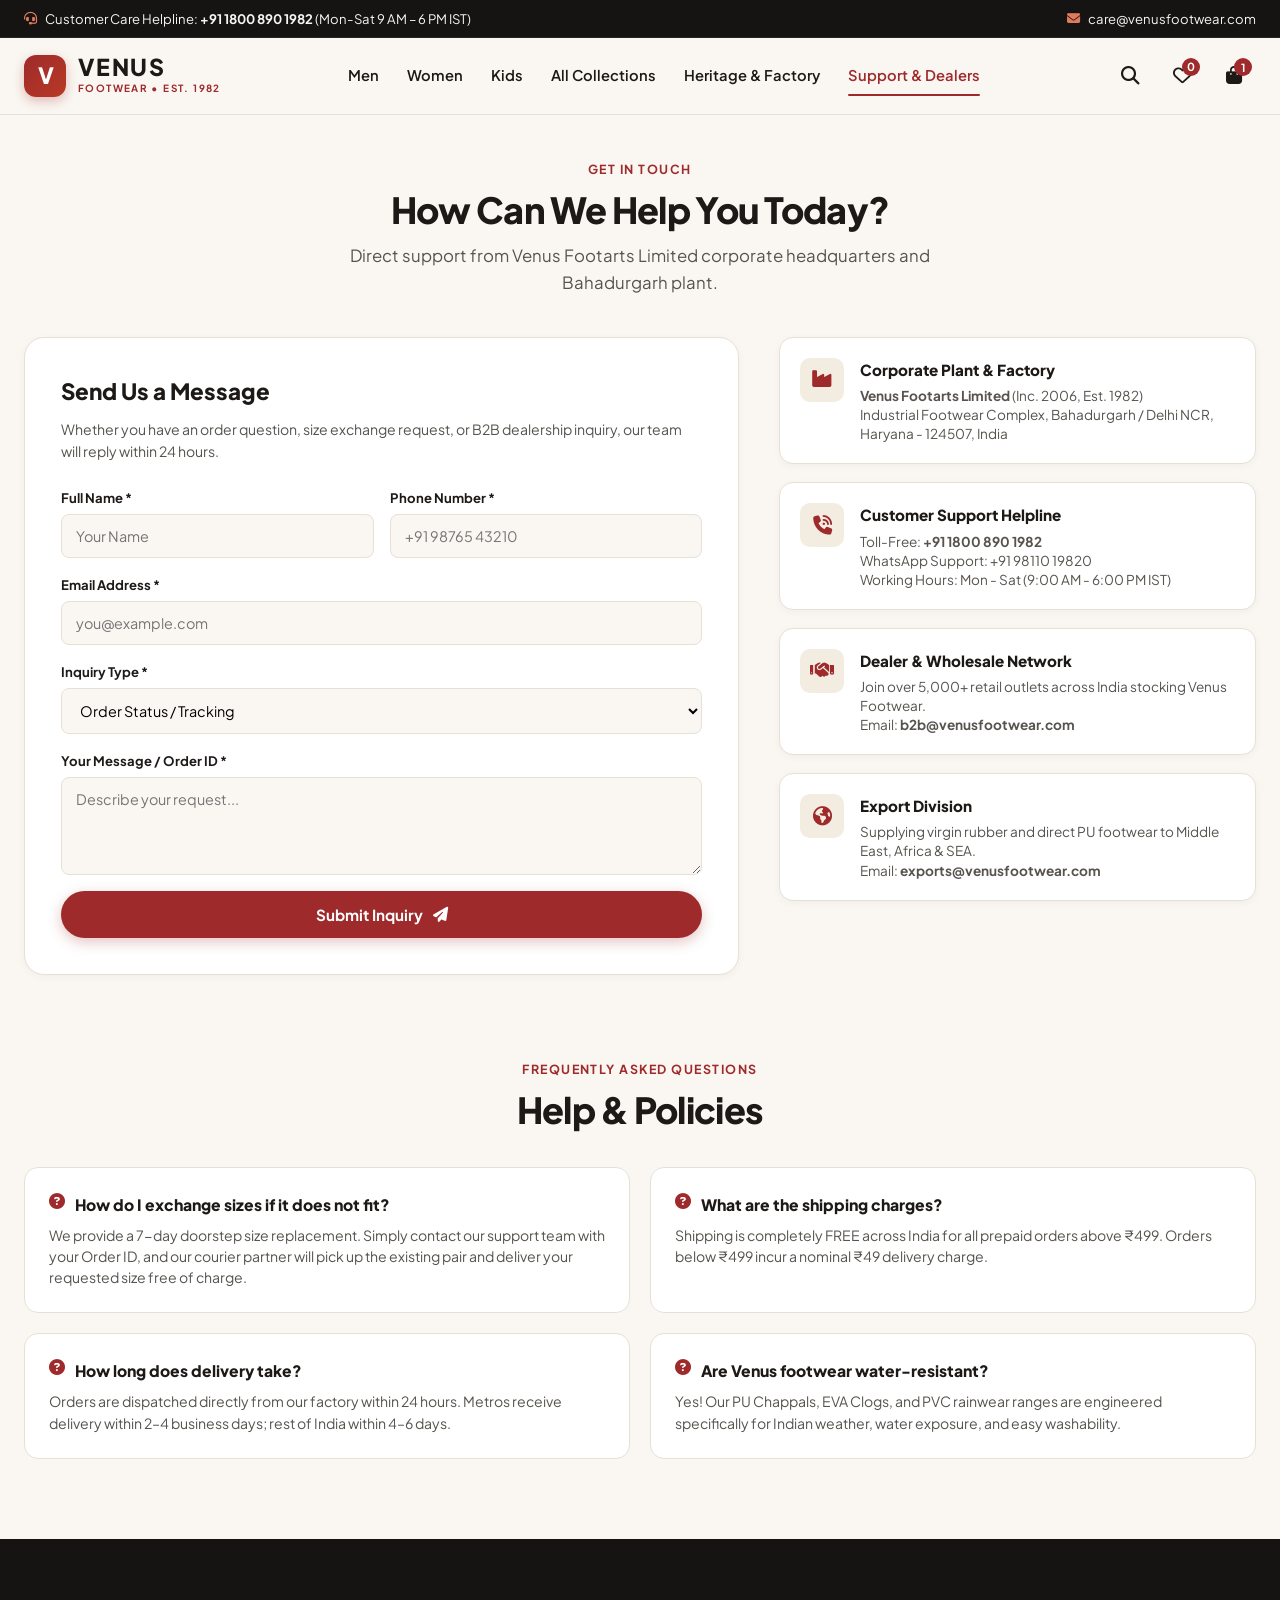
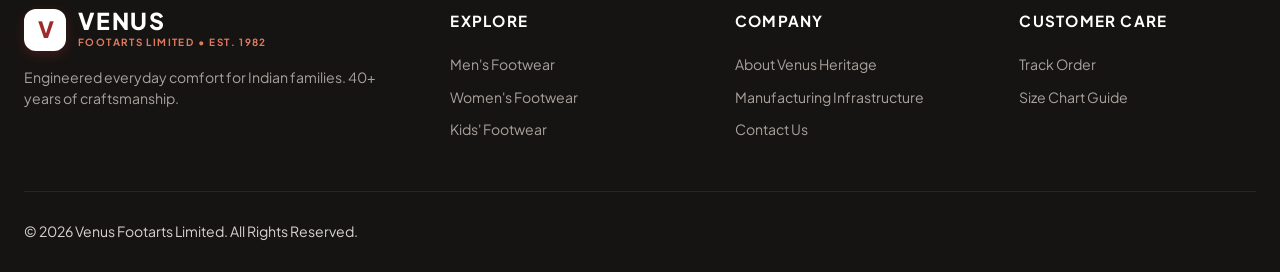
<file: contact.html>
<!DOCTYPE html>
<html lang="en">
<head>
  <meta charset="UTF-8">
  <meta name="viewport" content="width=device-width, initial-scale=1.0">
  <title>Contact Us & Dealership Inquiry | Venus Footwear</title>
  <meta name="description" content="Reach Venus Footarts Limited for customer support, order inquiries, warranty assistance, or becoming an authorized footwear distributor.">
  <link rel="preconnect" href="https://fonts.googleapis.com">
  <link rel="preconnect" href="https://fonts.gstatic.com" crossorigin>
  <link href="https://fonts.googleapis.com/css2?family=Plus+Jakarta+Sans:wght@400;500;600;700;800&family=Playfair+Display:ital,wght@0,600;0,700;1,600&display=swap" rel="stylesheet">
  <link rel="stylesheet" href="https://cdnjs.cloudflare.com/ajax/libs/font-awesome/6.4.0/css/all.min.css">
  <link rel="stylesheet" href="styles.css">
</head>
<body>

  <!-- Top Announcement Strip -->
  <aside class="promo-strip">
    <div class="container promo-inner">
      <div class="promo-item">
        <i class="fa-solid fa-headset"></i>
        <span>Customer Care Helpline: <strong>+91 1800 890 1982</strong> (Mon-Sat 9 AM – 6 PM IST)</span>
      </div>
      <div class="promo-item hide-mobile">
        <i class="fa-solid fa-envelope"></i>
        <span>care@venusfootwear.com</span>
      </div>
    </div>
  </aside>

  <!-- Sticky Main Header -->
  <header class="site-header" id="siteHeader">
    <div class="container header-inner">
      <button class="mobile-nav-toggle" id="mobileNavBtn" aria-label="Toggle navigation">
        <i class="fa-solid fa-bars-staggered"></i>
      </button>

      <a href="index.html" class="brand-logo">
        <span class="logo-mark">V</span>
        <div class="logo-text-group">
          <span class="brand-name">VENUS</span>
          <span class="brand-sub">FOOTWEAR • EST. 1982</span>
        </div>
      </a>

      <nav class="main-nav" id="mainNav">
        <div class="mobile-nav-header">
          <span class="brand-name">VENUS</span>
          <button class="close-nav-btn" id="closeNavBtn">&times;</button>
        </div>
        <ul class="nav-list">
          <li class="nav-item"><a href="shop.html?gender=Men" class="nav-link">Men</a></li>
          <li class="nav-item"><a href="shop.html?gender=Women" class="nav-link">Women</a></li>
          <li class="nav-item"><a href="shop.html?gender=Kids" class="nav-link">Kids</a></li>
          <li class="nav-item"><a href="shop.html" class="nav-link">All Collections</a></li>
          <li class="nav-item"><a href="about.html" class="nav-link">Heritage & Factory</a></li>
          <li class="nav-item"><a href="contact.html" class="nav-link active">Support & Dealers</a></li>
        </ul>
      </nav>

      <div class="header-actions">
        <button class="icon-btn search-trigger" id="searchTriggerBtn" aria-label="Search">
          <i class="fa-solid fa-magnifying-glass"></i>
        </button>
        <a href="shop.html?view=wishlist" class="icon-btn" id="wishlistTriggerBtn" aria-label="Wishlist">
          <i class="fa-regular fa-heart"></i>
          <span class="badge" id="wishlistCount">0</span>
        </a>
        <button class="icon-btn cart-trigger" id="cartTriggerBtn" aria-label="Cart">
          <i class="fa-solid fa-bag-shopping"></i>
          <span class="badge" id="cartCount">0</span>
        </button>
      </div>
    </div>
  </header>

  <main class="page-main">
    <section class="section" style="padding-top: 40px;">
      <div class="container">
        
        <div class="section-head text-center">
          <span class="sub-label">GET IN TOUCH</span>
          <h1 class="section-title">How Can We Help You Today?</h1>
          <p class="section-sub">Direct support from Venus Footarts Limited corporate headquarters and Bahadurgarh plant.</p>
        </div>

        <div class="contact-grid-layout">
          
          <!-- Left: Contact Form -->
          <div class="contact-form-card">
            <h3>Send Us a Message</h3>
            <p style="font-size: 0.88rem; color: var(--color-text-muted); margin-bottom: 24px;">Whether you have an order question, size exchange request, or B2B dealership inquiry, our team will reply within 24 hours.</p>
            
            <form id="contactForm" onsubmit="handleContactSubmit(event)">
              <div class="form-grid">
                <div class="form-group">
                  <label>Full Name *</label>
                  <input type="text" placeholder="Your Name" required>
                </div>
                <div class="form-group">
                  <label>Phone Number *</label>
                  <input type="tel" placeholder="+91 98765 43210" required>
                </div>
                <div class="form-group full-width">
                  <label>Email Address *</label>
                  <input type="email" placeholder="you@example.com" required>
                </div>
                <div class="form-group full-width">
                  <label>Inquiry Type *</label>
                  <select>
                    <option>Order Status / Tracking</option>
                    <option>Size Exchange / Replacement</option>
                    <option>Become an Authorized Dealer / Wholesaler</option>
                    <option>Institutional School Shoe Bulk Supply</option>
                    <option>International Export Inquiry</option>
                    <option>General Feedback</option>
                  </select>
                </div>
                <div class="form-group full-width">
                  <label>Your Message / Order ID *</label>
                  <textarea rows="4" placeholder="Describe your request..." required></textarea>
                </div>
              </div>
              <button type="submit" class="btn btn-primary" style="margin-top: 16px; width: 100%;">
                <span>Submit Inquiry</span>
                <i class="fa-solid fa-paper-plane"></i>
              </button>
            </form>
          </div>

          <!-- Right: Info Cards & Factory Address -->
          <div class="contact-info-col">
            
            <div class="info-card">
              <div class="info-icon"><i class="fa-solid fa-industry"></i></div>
              <div class="info-details">
                <h4>Corporate Plant & Factory</h4>
                <p><strong>Venus Footarts Limited</strong> (Inc. 2006, Est. 1982)</p>
                <p>Industrial Footwear Complex, Bahadurgarh / Delhi NCR, Haryana - 124507, India</p>
              </div>
            </div>

            <div class="info-card">
              <div class="info-icon"><i class="fa-solid fa-phone-volume"></i></div>
              <div class="info-details">
                <h4>Customer Support Helpline</h4>
                <p>Toll-Free: <strong>+91 1800 890 1982</strong></p>
                <p>WhatsApp Support: +91 98110 19820</p>
                <p>Working Hours: Mon - Sat (9:00 AM - 6:00 PM IST)</p>
              </div>
            </div>

            <div class="info-card">
              <div class="info-icon"><i class="fa-solid fa-handshake"></i></div>
              <div class="info-details">
                <h4 id="dealers">Dealer & Wholesale Network</h4>
                <p>Join over 5,000+ retail outlets across India stocking Venus Footwear.</p>
                <p>Email: <strong>b2b@venusfootwear.com</strong></p>
              </div>
            </div>

            <div class="info-card">
              <div class="info-icon"><i class="fa-solid fa-earth-americas"></i></div>
              <div class="info-details">
                <h4>Export Division</h4>
                <p>Supplying virgin rubber and direct PU footwear to Middle East, Africa & SEA.</p>
                <p>Email: <strong>exports@venusfootwear.com</strong></p>
              </div>
            </div>

          </div>

        </div>

        <!-- FAQs Section -->
        <div class="faq-section" style="margin-top: 80px;">
          <div class="section-head text-center">
            <span class="sub-label">FREQUENTLY ASKED QUESTIONS</span>
            <h2 class="section-title">Help & Policies</h2>
          </div>

          <div class="faq-accordion-grid">
            <div class="faq-item">
              <h4><i class="fa-solid fa-circle-question"></i> How do I exchange sizes if it does not fit?</h4>
              <p>We provide a 7-day doorstep size replacement. Simply contact our support team with your Order ID, and our courier partner will pick up the existing pair and deliver your requested size free of charge.</p>
            </div>
            <div class="faq-item">
              <h4><i class="fa-solid fa-circle-question"></i> What are the shipping charges?</h4>
              <p>Shipping is completely FREE across India for all prepaid orders above ₹499. Orders below ₹499 incur a nominal ₹49 delivery charge.</p>
            </div>
            <div class="faq-item">
              <h4><i class="fa-solid fa-circle-question"></i> How long does delivery take?</h4>
              <p>Orders are dispatched directly from our factory within 24 hours. Metros receive delivery within 2–4 business days; rest of India within 4–6 days.</p>
            </div>
            <div class="faq-item">
              <h4><i class="fa-solid fa-circle-question"></i> Are Venus footwear water-resistant?</h4>
              <p>Yes! Our PU Chappals, EVA Clogs, and PVC rainwear ranges are engineered specifically for Indian weather, water exposure, and easy washability.</p>
            </div>
          </div>
        </div>

      </div>
    </section>
  </main>

  <!-- Footer -->
  <footer class="site-footer">
    <div class="container">
      <div class="footer-top-grid">
        <div class="footer-col brand-col">
          <a href="index.html" class="brand-logo footer-logo">
            <span class="logo-mark">V</span>
            <div class="logo-text-group">
              <span class="brand-name">VENUS</span>
              <span class="brand-sub">FOOTARTS LIMITED • EST. 1982</span>
            </div>
          </a>
          <p class="footer-tagline">Engineered everyday comfort for Indian families. 40+ years of craftsmanship.</p>
        </div>
        <div class="footer-col">
          <h4>Explore</h4>
          <ul class="footer-links">
            <li><a href="shop.html?gender=Men">Men's Footwear</a></li>
            <li><a href="shop.html?gender=Women">Women's Footwear</a></li>
            <li><a href="shop.html?gender=Kids">Kids' Footwear</a></li>
          </ul>
        </div>
        <div class="footer-col">
          <h4>Company</h4>
          <ul class="footer-links">
            <li><a href="about.html">About Venus Heritage</a></li>
            <li><a href="about.html#manufacturing">Manufacturing Infrastructure</a></li>
            <li><a href="contact.html">Contact Us</a></li>
          </ul>
        </div>
        <div class="footer-col">
          <h4>Customer Care</h4>
          <ul class="footer-links">
            <li><a href="contact.html">Track Order</a></li>
            <li><a href="contact.html">Size Chart Guide</a></li>
          </ul>
        </div>
      </div>
      <div class="footer-bottom">
        <p>&copy; 2026 Venus Footarts Limited. All Rights Reserved.</p>
      </div>
    </div>
  </footer>

  <script src="app.js"></script>
  <script>
    function handleContactSubmit(e) {
      e.preventDefault();
      showToast('Thank you! Your message has been received. Our team will contact you shortly.');
      e.target.reset();
    }
  </script>
</body>
</html>
</file>
<file: styles.css>
/* ==========================================================================
   VENUS FOOTWEAR — COMPLETE MASTER STYLESHEET (ALL PAGES & SECTIONS)
   Est. 1982 | Modern Indian D2C Design System (Inspired by Frido)
   ========================================================================== */

:root {
  /* Colors */
  --color-bg: #FAF7F2;
  --color-bg-alt: #F3ECE1;
  --color-bg-card: #FFFFFF;
  --color-bg-elevated: #FFFDF9;
  
  --color-primary: #9E2A2B;
  --color-primary-hover: #7E1F20;
  --color-primary-light: #FBF0EF;
  --color-accent: #B83A24;
  --color-accent-light: #E07A5F;

  --color-text-main: #1C1917;
  --color-text-muted: #57534E;
  --color-text-light: #78716C;
  --color-border: #E7E0D5;
  --color-border-subtle: #F0EAE1;

  --color-success: #2D6A4F;
  --color-success-bg: #E8F5EE;
  --color-gold: #D97706;
  --color-dark: #161412;

  /* Typography */
  --font-sans: 'Plus Jakarta Sans', -apple-system, BlinkMacSystemFont, 'Segoe UI', Roboto, sans-serif;
  --font-display: 'Playfair Display', Georgia, serif;

  /* Shadows */
  --shadow-sm: 0 2px 8px rgba(28, 25, 23, 0.04);
  --shadow-md: 0 6px 20px rgba(28, 25, 23, 0.07);
  --shadow-lg: 0 16px 36px rgba(28, 25, 23, 0.10);
  --shadow-hover: 0 20px 40px rgba(158, 42, 43, 0.12);

  /* Radii */
  --radius-sm: 8px;
  --radius-md: 14px;
  --radius-lg: 20px;
  --radius-xl: 28px;
  --radius-full: 9999px;

  /* Transitions */
  --transition-fast: 0.2s cubic-bezier(0.16, 1, 0.3, 1);
  --transition-smooth: 0.35s cubic-bezier(0.16, 1, 0.3, 1);
}

/* ==========================================================================
   1. Reset & Global Base
   ========================================================================== */
*, *::before, *::after {
  box-sizing: border-box;
  margin: 0;
  padding: 0;
}

html {
  scroll-behavior: smooth;
  font-size: 16px;
}

body {
  font-family: var(--font-sans);
  background-color: var(--color-bg);
  color: var(--color-text-main);
  line-height: 1.6;
  -webkit-font-smoothing: antialiased;
  -moz-osx-font-smoothing: grayscale;
  overflow-x: hidden;
}

img {
  max-width: 100%;
  height: auto;
  display: block;
}

a {
  color: inherit;
  text-decoration: none;
  transition: color var(--transition-fast);
}

button {
  cursor: pointer;
  border: none;
  outline: none;
  background: none;
  font-family: inherit;
}

/* Containers & Common Utilities */
.container {
  width: 100%;
  max-width: 1280px;
  margin: 0 auto;
  padding: 0 24px;
}

.page-main {
  min-height: 70vh;
}

.section {
  padding: 80px 0;
}

.text-center {
  text-align: center;
}

.flex-between {
  display: flex;
  align-items: flex-end;
  justify-content: space-between;
  gap: 20px;
}

.sub-label {
  display: inline-block;
  font-size: 0.78rem;
  font-weight: 700;
  letter-spacing: 0.12em;
  text-transform: uppercase;
  color: var(--color-primary);
  margin-bottom: 8px;
}

.section-title {
  font-size: 2.25rem;
  font-weight: 800;
  letter-spacing: -0.02em;
  color: var(--color-text-main);
  line-height: 1.2;
}

.section-sub {
  font-size: 1.05rem;
  color: var(--color-text-muted);
  max-width: 620px;
  margin: 12px auto 0;
}

.section-sub-aside {
  font-size: 0.95rem;
  color: var(--color-text-muted);
  max-width: 400px;
  text-align: right;
}

.breadcrumbs {
  display: flex;
  align-items: center;
  gap: 8px;
  font-size: 0.85rem;
  color: var(--color-text-light);
}

.breadcrumbs a:hover {
  color: var(--color-primary);
}

/* Buttons */
.btn {
  display: inline-flex;
  align-items: center;
  justify-content: center;
  gap: 10px;
  padding: 14px 28px;
  border-radius: var(--radius-full);
  font-size: 0.95rem;
  font-weight: 700;
  text-decoration: none;
  transition: all var(--transition-smooth);
  white-space: nowrap;
}

.btn-primary {
  background-color: var(--color-primary);
  color: #FFFFFF;
  box-shadow: 0 4px 14px rgba(158, 42, 43, 0.28);
}

.btn-primary:hover {
  background-color: var(--color-primary-hover);
  transform: translateY(-2px);
  box-shadow: 0 6px 20px rgba(158, 42, 43, 0.38);
}

.btn-secondary {
  background-color: #FFFFFF;
  color: var(--color-text-main);
  border: 1px solid var(--color-border);
  box-shadow: var(--shadow-sm);
}

.btn-secondary:hover {
  border-color: var(--color-text-main);
  transform: translateY(-2px);
}

.btn-dark {
  background-color: var(--color-dark);
  color: #FFFFFF;
}

.btn-white {
  background-color: #FFFFFF;
  color: var(--color-primary);
}

.icon-btn {
  position: relative;
  width: 44px;
  height: 44px;
  border-radius: var(--radius-full);
  display: flex;
  align-items: center;
  justify-content: center;
  font-size: 1.15rem;
  color: var(--color-text-main);
  background-color: transparent;
  transition: all var(--transition-fast);
}

.icon-btn:hover {
  background-color: var(--color-bg-alt);
  color: var(--color-primary);
}

.icon-btn .badge {
  position: absolute;
  top: 4px;
  right: 4px;
  background-color: var(--color-primary);
  color: #FFFFFF;
  font-size: 0.7rem;
  font-weight: 700;
  width: 18px;
  height: 18px;
  border-radius: 50%;
  display: flex;
  align-items: center;
  justify-content: center;
}

/* ==========================================================================
   2. Promo Strip & Header Navigation
   ========================================================================== */
.promo-strip {
  background-color: var(--color-dark);
  color: #F5F5F4;
  font-size: 0.82rem;
  padding: 8px 0;
  border-bottom: 1px solid rgba(255, 255, 255, 0.08);
}

.promo-inner {
  display: flex;
  align-items: center;
  justify-content: space-between;
}

.promo-item {
  display: flex;
  align-items: center;
  gap: 8px;
}

.promo-item i {
  color: var(--color-accent-light);
}

.site-header {
  position: sticky;
  top: 0;
  z-index: 900;
  background-color: rgba(250, 247, 242, 0.94);
  backdrop-filter: blur(14px);
  -webkit-backdrop-filter: blur(14px);
  border-bottom: 1px solid var(--color-border);
  transition: all var(--transition-smooth);
}

.header-inner {
  display: flex;
  align-items: center;
  justify-content: space-between;
  height: 76px;
}

.brand-logo {
  display: flex;
  align-items: center;
  gap: 12px;
}

.logo-mark {
  width: 42px;
  height: 42px;
  background: linear-gradient(135deg, var(--color-primary), var(--color-accent));
  color: #FFFFFF;
  border-radius: 12px;
  display: flex;
  align-items: center;
  justify-content: center;
  font-weight: 900;
  font-size: 1.4rem;
  letter-spacing: -0.05em;
  box-shadow: 0 4px 12px rgba(158, 42, 43, 0.3);
}

.logo-text-group {
  display: flex;
  flex-direction: column;
}

.brand-name {
  font-size: 1.45rem;
  font-weight: 900;
  letter-spacing: 0.06em;
  color: var(--color-text-main);
  line-height: 1;
}

.brand-sub {
  font-size: 0.62rem;
  font-weight: 700;
  letter-spacing: 0.14em;
  color: var(--color-primary);
  margin-top: 3px;
}

.main-nav {
  display: flex;
}

.nav-list {
  display: flex;
  list-style: none;
  gap: 28px;
  align-items: center;
}

.nav-link {
  font-size: 0.92rem;
  font-weight: 600;
  color: var(--color-text-main);
  padding: 8px 0;
  position: relative;
  display: flex;
  align-items: center;
  gap: 5px;
}

.nav-link:hover, .nav-link.active {
  color: var(--color-primary);
}

.nav-link.active::after {
  content: '';
  position: absolute;
  bottom: 0;
  left: 0;
  right: 0;
  height: 2px;
  background-color: var(--color-primary);
  border-radius: 2px;
}

.nav-chevron {
  font-size: 0.65rem;
  transition: transform var(--transition-fast);
}

.nav-item.has-dropdown {
  position: relative;
}

.nav-item.has-dropdown:hover .nav-chevron {
  transform: rotate(180deg);
}

/* Mega Dropdown */
.mega-dropdown {
  position: absolute;
  top: 100%;
  left: -20px;
  width: 580px;
  background-color: var(--color-bg-card);
  border: 1px solid var(--color-border);
  border-radius: var(--radius-lg);
  box-shadow: var(--shadow-lg);
  padding: 24px;
  opacity: 0;
  visibility: hidden;
  transform: translateY(10px);
  transition: all var(--transition-smooth);
  pointer-events: none;
  z-index: 1000;
}

.nav-item.has-dropdown:hover .mega-dropdown {
  opacity: 1;
  visibility: visible;
  transform: translateY(0);
  pointer-events: auto;
}

.dropdown-grid {
  display: grid;
  grid-template-columns: 1fr 1fr 1.2fr;
  gap: 20px;
}

.dropdown-col h4 {
  font-size: 0.82rem;
  text-transform: uppercase;
  letter-spacing: 0.08em;
  color: var(--color-primary);
  margin-bottom: 12px;
  font-weight: 700;
}

.dropdown-col a {
  display: block;
  font-size: 0.88rem;
  color: var(--color-text-muted);
  padding: 6px 0;
}

.dropdown-col a:hover {
  color: var(--color-primary);
  transform: translateX(4px);
}

.dropdown-featured {
  background-color: var(--color-bg-alt);
  padding: 16px;
  border-radius: var(--radius-md);
  display: flex;
  flex-direction: column;
  justify-content: center;
}

.dropdown-featured .tag {
  background-color: var(--color-primary);
  color: #FFF;
  font-size: 0.65rem;
  font-weight: 700;
  padding: 3px 8px;
  border-radius: var(--radius-full);
  align-self: flex-start;
  margin-bottom: 8px;
}

.dropdown-featured h5 {
  font-size: 0.95rem;
  font-weight: 700;
  margin-bottom: 4px;
}

.dropdown-featured p {
  font-size: 0.85rem;
  color: var(--color-text-muted);
  margin-bottom: 10px;
}

.text-link {
  font-size: 0.85rem;
  font-weight: 700;
  color: var(--color-primary);
}

.mobile-nav-toggle, .mobile-nav-header, .close-nav-btn {
  display: none;
}

.header-actions {
  display: flex;
  align-items: center;
  gap: 8px;
}

/* ==========================================================================
   3. Hero Showcase
   ========================================================================== */
.hero-section {
  padding: 40px 0 60px;
}

.hero-grid {
  display: grid;
  grid-template-columns: 1.15fr 0.85fr;
  gap: 48px;
  align-items: center;
  background-color: #F2ECE0;
  border-radius: var(--radius-xl);
  padding: 60px;
  box-shadow: var(--shadow-sm);
}

.hero-badge {
  display: inline-flex;
  align-items: center;
  gap: 8px;
  background-color: #FFFFFF;
  padding: 6px 16px;
  border-radius: var(--radius-full);
  font-size: 0.78rem;
  font-weight: 800;
  letter-spacing: 0.08em;
  color: var(--color-primary);
  box-shadow: var(--shadow-sm);
  margin-bottom: 20px;
}

.badge-dot {
  width: 8px;
  height: 8px;
  border-radius: 50%;
  background-color: var(--color-primary);
  animation: pulseDot 2s infinite;
}

@keyframes pulseDot {
  0%, 100% { transform: scale(0.9); opacity: 0.7; }
  50% { transform: scale(1.3); opacity: 1; }
}

.hero-title {
  font-size: 3.2rem;
  font-weight: 800;
  letter-spacing: -0.03em;
  line-height: 1.12;
  color: var(--color-text-main);
  margin-bottom: 20px;
}

.hero-title em {
  font-family: var(--font-display);
  font-style: italic;
  font-weight: 600;
  color: var(--color-primary);
}

.hero-desc {
  font-size: 1.1rem;
  color: var(--color-text-muted);
  line-height: 1.6;
  margin-bottom: 32px;
  max-width: 540px;
}

.hero-ctas {
  display: flex;
  align-items: center;
  gap: 16px;
  margin-bottom: 36px;
}

.hero-social-proof {
  display: flex;
  align-items: center;
  gap: 16px;
  padding-top: 24px;
  border-top: 1px solid rgba(28, 25, 23, 0.08);
}

.avatar-stack {
  display: flex;
  align-items: center;
}

.avatar-stack img, .avatar-stack .avatar-more {
  width: 36px;
  height: 36px;
  border-radius: 50%;
  border: 2px solid #FFFFFF;
  margin-left: -8px;
  object-fit: cover;
}

.avatar-stack img:first-child {
  margin-left: 0;
}

.avatar-more {
  background-color: var(--color-dark);
  color: #FFF;
  font-size: 0.7rem;
  font-weight: 700;
  display: flex;
  align-items: center;
  justify-content: center;
}

.proof-text strong {
  font-size: 0.95rem;
  color: var(--color-text-main);
  display: block;
}

.proof-text span {
  font-size: 0.82rem;
  color: var(--color-text-muted);
}

.visual-card {
  position: relative;
  border-radius: var(--radius-lg);
}

.hero-main-img {
  width: 100%;
  height: 440px;
  object-fit: cover;
  border-radius: var(--radius-lg);
  box-shadow: var(--shadow-lg);
}

.floating-pill {
  position: absolute;
  background-color: rgba(255, 255, 255, 0.95);
  backdrop-filter: blur(10px);
  padding: 12px 18px;
  border-radius: var(--radius-md);
  box-shadow: var(--shadow-md);
  display: flex;
  align-items: center;
  gap: 12px;
  z-index: 10;
}

.pill-top { top: 24px; right: -20px; }
.pill-bottom { bottom: 24px; left: -20px; }

.floating-pill i {
  font-size: 1.2rem;
  color: var(--color-primary);
  background-color: var(--color-primary-light);
  width: 36px;
  height: 36px;
  border-radius: 50%;
  display: flex;
  align-items: center;
  justify-content: center;
}

/* ==========================================================================
   4. Trust Badges Strip
   ========================================================================== */
.trust-strip-section {
  padding: 24px 0;
  border-top: 1px solid var(--color-border);
  border-bottom: 1px solid var(--color-border);
  background-color: #FFFFFF;
}

.trust-grid {
  display: grid;
  grid-template-columns: repeat(4, 1fr);
  gap: 24px;
}

.trust-card {
  display: flex;
  align-items: center;
  gap: 14px;
  padding: 10px;
}

.trust-icon-box {
  width: 48px;
  height: 48px;
  border-radius: 12px;
  background-color: var(--color-bg-alt);
  color: var(--color-primary);
  display: flex;
  align-items: center;
  justify-content: center;
  font-size: 1.25rem;
  flex-shrink: 0;
}

.trust-info h3 {
  font-size: 0.95rem;
  font-weight: 700;
  color: var(--color-text-main);
  line-height: 1.3;
}

.trust-info p {
  font-size: 0.8rem;
  color: var(--color-text-muted);
  line-height: 1.3;
}

/* ==========================================================================
   5. Category Grid & Material Scroll Rail
   ========================================================================== */
.gender-cards-grid {
  display: grid;
  grid-template-columns: repeat(3, 1fr);
  gap: 30px;
  margin-top: 48px;
}

.category-card {
  background-color: var(--color-bg-card);
  border-radius: var(--radius-lg);
  overflow: hidden;
  border: 1px solid var(--color-border);
  box-shadow: var(--shadow-sm);
  transition: all var(--transition-smooth);
  display: flex;
  flex-direction: column;
}

.category-card:hover {
  transform: translateY(-8px);
  box-shadow: var(--shadow-hover);
  border-color: var(--color-primary);
}

.cat-image-wrap {
  position: relative;
  height: 280px;
  overflow: hidden;
  background-color: var(--color-bg-alt);
}

.cat-image-wrap img {
  width: 100%;
  height: 100%;
  object-fit: cover;
  transition: transform 0.6s cubic-bezier(0.16, 1, 0.3, 1);
}

.category-card:hover .cat-image-wrap img {
  transform: scale(1.08);
}

.cat-badge {
  position: absolute;
  top: 16px;
  left: 16px;
  background-color: rgba(28, 25, 23, 0.85);
  backdrop-filter: blur(8px);
  color: #FFFFFF;
  font-size: 0.72rem;
  font-weight: 700;
  padding: 4px 12px;
  border-radius: var(--radius-full);
}

.cat-body {
  padding: 24px;
  display: flex;
  flex-direction: column;
  flex-grow: 1;
}

.cat-title-row {
  display: flex;
  align-items: baseline;
  justify-content: space-between;
  margin-bottom: 8px;
}

.cat-title-row h3 {
  font-size: 1.35rem;
  font-weight: 800;
  color: var(--color-text-main);
}

.price-start {
  font-size: 0.9rem;
  font-weight: 700;
  color: var(--color-primary);
  background-color: var(--color-primary-light);
  padding: 3px 8px;
  border-radius: var(--radius-sm);
}

.cat-body p {
  font-size: 0.88rem;
  color: var(--color-text-muted);
  margin-bottom: 20px;
  line-height: 1.5;
}

.cat-action {
  margin-top: auto;
  padding-top: 12px;
  border-top: 1px solid var(--color-border-subtle);
}

.btn-text {
  font-size: 0.9rem;
  font-weight: 700;
  color: var(--color-primary);
  display: inline-flex;
  align-items: center;
  gap: 8px;
}

.material-scroll-container {
  display: flex;
  gap: 14px;
  overflow-x: auto;
  padding: 20px 0 10px;
}

.material-chip {
  flex-shrink: 0;
  display: inline-flex;
  align-items: center;
  gap: 10px;
  background-color: var(--color-bg-card);
  border: 1px solid var(--color-border);
  padding: 12px 22px;
  border-radius: var(--radius-full);
  font-size: 0.92rem;
  font-weight: 600;
  color: var(--color-text-main);
  cursor: pointer;
  transition: all var(--transition-fast);
  box-shadow: var(--shadow-sm);
}

.material-chip i {
  color: var(--color-primary);
}

.material-chip:hover {
  border-color: var(--color-primary);
  color: var(--color-primary);
}

.material-chip.active {
  background-color: var(--color-primary);
  color: #FFFFFF;
  border-color: var(--color-primary);
}

.material-chip.active i {
  color: #FFFFFF;
}

/* ==========================================================================
   6. Bestsellers & Product Grid
   ========================================================================== */
.product-grid {
  display: grid;
  grid-template-columns: repeat(4, 1fr);
  gap: 24px;
  margin-top: 40px;
}

.product-card {
  background-color: var(--color-bg-card);
  border-radius: var(--radius-md);
  border: 1px solid var(--color-border);
  overflow: hidden;
  box-shadow: var(--shadow-sm);
  transition: all var(--transition-smooth);
  display: flex;
  flex-direction: column;
  position: relative;
}

.product-card:hover {
  transform: translateY(-6px);
  box-shadow: var(--shadow-hover);
  border-color: var(--color-primary);
}

.prod-img-box {
  position: relative;
  height: 240px;
  background-color: #F8F5F0;
  overflow: hidden;
}

.prod-img-box img {
  width: 100%;
  height: 100%;
  object-fit: cover;
  transition: transform 0.5s ease;
}

.product-card:hover .prod-img-box img {
  transform: scale(1.06);
}

.prod-tag-discount {
  position: absolute;
  top: 12px;
  left: 12px;
  background-color: var(--color-primary);
  color: #FFFFFF;
  font-size: 0.72rem;
  font-weight: 800;
  padding: 4px 8px;
  border-radius: var(--radius-sm);
}

.wishlist-btn-card {
  position: absolute;
  top: 12px;
  right: 12px;
  width: 34px;
  height: 34px;
  border-radius: 50%;
  background-color: rgba(255, 255, 255, 0.9);
  backdrop-filter: blur(4px);
  display: flex;
  align-items: center;
  justify-content: center;
  font-size: 0.9rem;
  color: var(--color-text-muted);
  box-shadow: var(--shadow-sm);
  transition: all var(--transition-fast);
}

.wishlist-btn-card:hover, .wishlist-btn-card.active {
  color: var(--color-primary);
  background-color: #FFFFFF;
  transform: scale(1.1);
}

.prod-details {
  padding: 18px;
  display: flex;
  flex-direction: column;
  flex-grow: 1;
}

.prod-category-label {
  font-size: 0.72rem;
  font-weight: 700;
  text-transform: uppercase;
  letter-spacing: 0.06em;
  color: var(--color-text-light);
  margin-bottom: 4px;
}

.prod-title {
  font-size: 1rem;
  font-weight: 700;
  color: var(--color-text-main);
  line-height: 1.3;
  margin-bottom: 8px;
  height: 2.6em;
  overflow: hidden;
  display: -webkit-box;
  -webkit-line-clamp: 2;
  -webkit-box-orient: vertical;
}

.prod-rating {
  display: flex;
  align-items: center;
  gap: 6px;
  margin-bottom: 12px;
}

.prod-rating .stars {
  color: var(--color-gold);
  font-size: 0.8rem;
}

.prod-rating span {
  font-size: 0.75rem;
  color: var(--color-text-light);
  font-weight: 600;
}

.prod-price-row {
  display: flex;
  align-items: baseline;
  gap: 8px;
  margin-top: auto;
  margin-bottom: 14px;
}

.current-price {
  font-size: 1.25rem;
  font-weight: 800;
  color: var(--color-text-main);
}

.original-price {
  font-size: 0.9rem;
  color: var(--color-text-light);
  text-decoration: line-through;
}

.save-percent {
  font-size: 0.75rem;
  font-weight: 700;
  color: var(--color-success);
}

.prod-actions {
  display: grid;
  grid-template-columns: 1fr auto;
  gap: 8px;
}

.btn-select-options {
  background-color: var(--color-bg-alt);
  color: var(--color-text-main);
  border: 1px solid var(--color-border);
  padding: 10px;
  border-radius: var(--radius-sm);
  font-size: 0.82rem;
  font-weight: 700;
  text-align: center;
  transition: all var(--transition-fast);
}

.btn-select-options:hover {
  background-color: var(--color-primary);
  color: #FFFFFF;
  border-color: var(--color-primary);
}

.btn-quick-view {
  width: 38px;
  height: 38px;
  background-color: var(--color-bg-alt);
  border: 1px solid var(--color-border);
  border-radius: var(--radius-sm);
  color: var(--color-text-main);
  display: flex;
  align-items: center;
  justify-content: center;
  font-size: 0.9rem;
}

.btn-quick-view:hover {
  background-color: var(--color-dark);
  color: #FFF;
}

/* ==========================================================================
   7. Shop by Occasion / Use-Case (Frido Style)
   ========================================================================== */
.occasions-grid {
  display: grid;
  grid-template-columns: repeat(4, 1fr);
  gap: 24px;
  margin-top: 48px;
}

.occasion-card {
  position: relative;
  height: 380px;
  border-radius: var(--radius-lg);
  overflow: hidden;
  cursor: pointer;
  box-shadow: var(--shadow-sm);
  transition: all var(--transition-smooth);
  display: block;
}

.occasion-card:hover {
  transform: translateY(-6px);
  box-shadow: var(--shadow-hover);
}

.occ-img-wrap {
  width: 100%;
  height: 100%;
  position: relative;
}

.occ-img-wrap img {
  width: 100%;
  height: 100%;
  object-fit: cover;
  transition: transform 0.6s ease;
}

.occasion-card:hover .occ-img-wrap img {
  transform: scale(1.08);
}

.occ-overlay {
  position: absolute;
  inset: 0;
  background: linear-gradient(to top, rgba(18, 16, 14, 0.92) 0%, rgba(18, 16, 14, 0.4) 50%, rgba(18, 16, 14, 0.1) 100%);
}

.occ-content {
  position: absolute;
  bottom: 0;
  left: 0;
  right: 0;
  padding: 24px;
  color: #FFFFFF;
  z-index: 2;
}

.occ-tag {
  display: inline-block;
  background-color: var(--color-primary);
  color: #FFF;
  font-size: 0.68rem;
  font-weight: 800;
  text-transform: uppercase;
  letter-spacing: 0.08em;
  padding: 3px 10px;
  border-radius: var(--radius-full);
  margin-bottom: 8px;
}

.occ-content h3 {
  font-size: 1.2rem;
  font-weight: 800;
  line-height: 1.25;
  margin-bottom: 6px;
  color: #FFFFFF;
}

.occ-content p {
  font-size: 0.82rem;
  color: #D6D3D1;
  line-height: 1.4;
  margin-bottom: 12px;
}

.occ-link {
  font-size: 0.82rem;
  font-weight: 700;
  color: var(--color-accent-light);
  display: inline-flex;
  align-items: center;
  gap: 6px;
}

/* ==========================================================================
   8. Split Offer Banners
   ========================================================================== */
.offer-banner-grid {
  display: grid;
  grid-template-columns: 1fr 1fr;
  gap: 28px;
}

.offer-banner-card {
  border-radius: var(--radius-xl);
  padding: 40px;
  display: grid;
  grid-template-columns: 1.2fr 0.8fr;
  align-items: center;
  gap: 20px;
  box-shadow: var(--shadow-sm);
  position: relative;
  overflow: hidden;
}

.banner-warm {
  background-color: #EFE6D8;
  color: var(--color-text-main);
}

.banner-terracotta {
  background: linear-gradient(135deg, #9E2A2B, #B83A24);
  color: #FFFFFF;
}

.promo-pill {
  display: inline-block;
  background-color: rgba(28, 25, 23, 0.1);
  font-size: 0.72rem;
  font-weight: 800;
  letter-spacing: 0.1em;
  padding: 4px 12px;
  border-radius: var(--radius-full);
  margin-bottom: 12px;
}

.banner-terracotta .promo-pill {
  background-color: rgba(255, 255, 255, 0.2);
}

.banner-text h3 {
  font-size: 1.65rem;
  font-weight: 800;
  line-height: 1.2;
  margin-bottom: 8px;
}

.banner-text p {
  font-size: 0.9rem;
  opacity: 0.85;
  margin-bottom: 16px;
}

.banner-offer {
  font-size: 1.05rem;
  margin-bottom: 24px;
}

.banner-img img {
  width: 100%;
  height: 200px;
  object-fit: cover;
  border-radius: var(--radius-lg);
  box-shadow: var(--shadow-md);
}

/* ==========================================================================
   9. Heritage & Factory Section
   ========================================================================== */
.heritage-section {
  background-color: #FFFFFF;
  border-top: 1px solid var(--color-border);
  border-bottom: 1px solid var(--color-border);
}

.heritage-grid {
  display: grid;
  grid-template-columns: 1fr 1.15fr;
  gap: 56px;
  align-items: center;
}

.heritage-gallery {
  position: relative;
}

.factory-img-box {
  border-radius: var(--radius-xl);
  overflow: hidden;
  box-shadow: var(--shadow-lg);
  position: relative;
}

.factory-img-box img {
  width: 100%;
  height: 460px;
  object-fit: cover;
}

.factory-tag {
  position: absolute;
  bottom: 20px;
  left: 20px;
  background-color: rgba(18, 16, 14, 0.85);
  backdrop-filter: blur(8px);
  color: #FFF;
  padding: 8px 16px;
  border-radius: var(--radius-full);
  font-size: 0.82rem;
  font-weight: 700;
  display: flex;
  align-items: center;
  gap: 8px;
}

.stats-card-floating {
  position: absolute;
  top: -20px;
  right: -20px;
  background-color: var(--color-primary);
  color: #FFFFFF;
  padding: 24px;
  border-radius: var(--radius-lg);
  box-shadow: var(--shadow-hover);
  text-align: center;
  max-width: 180px;
}

.stat-num {
  font-size: 2.8rem;
  font-weight: 900;
  line-height: 1;
}

.stat-label {
  font-size: 0.78rem;
  font-weight: 600;
  line-height: 1.3;
  margin-top: 6px;
}

.heritage-lead {
  font-size: 1.15rem;
  font-weight: 600;
  color: var(--color-text-main);
  margin-top: 16px;
  margin-bottom: 16px;
}

.heritage-p {
  font-size: 0.95rem;
  color: var(--color-text-muted);
  margin-bottom: 28px;
}

.heritage-features-list {
  display: flex;
  flex-direction: column;
  gap: 16px;
  margin-bottom: 32px;
}

.h-feature {
  display: flex;
  gap: 14px;
}

.h-icon {
  width: 28px;
  height: 28px;
  border-radius: 50%;
  background-color: var(--color-success-bg);
  color: var(--color-success);
  display: flex;
  align-items: center;
  justify-content: center;
  font-size: 0.85rem;
  flex-shrink: 0;
  margin-top: 2px;
}

.h-feature h4 {
  font-size: 0.95rem;
  font-weight: 700;
  color: var(--color-text-main);
}

.h-feature p {
  font-size: 0.82rem;
  color: var(--color-text-muted);
}

/* ==========================================================================
   10. Marketplace Presence
   ========================================================================== */
.marketplace-box {
  background-color: var(--color-bg-alt);
  border-radius: var(--radius-xl);
  padding: 40px;
  display: grid;
  grid-template-columns: 1fr 1fr;
  gap: 32px;
  align-items: center;
  border: 1px solid var(--color-border);
}

.marketplace-text h3 {
  font-size: 1.45rem;
  font-weight: 800;
  margin-bottom: 8px;
}

.marketplace-text p {
  font-size: 0.9rem;
  color: var(--color-text-muted);
}

.marketplace-logos {
  display: grid;
  grid-template-columns: 1fr 1fr;
  gap: 14px;
}

.m-badge {
  background-color: #FFFFFF;
  padding: 14px 18px;
  border-radius: var(--radius-md);
  border: 1px solid var(--color-border);
  display: flex;
  align-items: center;
  gap: 10px;
  font-size: 0.9rem;
  font-weight: 700;
  color: var(--color-text-main);
  box-shadow: var(--shadow-sm);
}

.m-badge i {
  color: var(--color-primary);
  font-size: 1.2rem;
}

/* ==========================================================================
   11. Customer Reviews & Ratings
   ========================================================================== */
.stars-aggregate {
  display: inline-flex;
  align-items: center;
  gap: 10px;
  background-color: #FFFFFF;
  padding: 8px 18px;
  border-radius: var(--radius-full);
  margin-top: 12px;
  box-shadow: var(--shadow-sm);
  border: 1px solid var(--color-border);
}

.stars-aggregate .stars {
  color: var(--color-gold);
}

.reviews-grid {
  display: grid;
  grid-template-columns: repeat(3, 1fr);
  gap: 24px;
  margin-top: 48px;
}

.review-card {
  background-color: #FFFFFF;
  padding: 30px;
  border-radius: var(--radius-lg);
  border: 1px solid var(--color-border);
  box-shadow: var(--shadow-sm);
  display: flex;
  flex-direction: column;
}

.review-stars {
  color: var(--color-gold);
  font-size: 0.85rem;
  margin-bottom: 14px;
}

.review-body {
  font-size: 0.92rem;
  color: var(--color-text-muted);
  line-height: 1.6;
  font-style: italic;
  margin-bottom: 24px;
  flex-grow: 1;
}

.reviewer-info {
  display: flex;
  align-items: center;
  gap: 12px;
  padding-top: 14px;
  border-top: 1px solid var(--color-border-subtle);
}

.reviewer-avatar {
  width: 40px;
  height: 40px;
  border-radius: 50%;
  background-color: var(--color-primary-light);
  color: var(--color-primary);
  font-weight: 800;
  display: flex;
  align-items: center;
  justify-content: center;
  font-size: 0.85rem;
}

.reviewer-info strong {
  display: block;
  font-size: 0.9rem;
  color: var(--color-text-main);
}

.reviewer-info span {
  font-size: 0.75rem;
  color: var(--color-text-light);
}

/* ==========================================================================
   12. Newsletter Section
   ========================================================================== */
.newsletter-card {
  background-color: var(--color-dark);
  color: #FFFFFF;
  padding: 56px;
  border-radius: var(--radius-xl);
  display: grid;
  grid-template-columns: 1.1fr 0.9fr;
  gap: 40px;
  align-items: center;
}

.news-content h2 {
  font-size: 2rem;
  font-weight: 800;
  margin-bottom: 10px;
}

.news-content p {
  font-size: 0.95rem;
  color: #A8A29E;
}

.input-with-button {
  display: flex;
  background-color: #FFFFFF;
  border-radius: var(--radius-full);
  padding: 6px;
  box-shadow: 0 4px 20px rgba(0, 0, 0, 0.3);
}

.input-with-button input {
  flex: 1;
  border: none;
  outline: none;
  padding: 10px 20px;
  font-family: inherit;
  font-size: 0.92rem;
  border-radius: var(--radius-full);
  background: transparent;
}

/* ==========================================================================
   13. Footer
   ========================================================================== */
.site-footer {
  background-color: #161412;
  color: #D6D3D1;
  padding: 70px 0 30px;
  font-size: 0.88rem;
}

.footer-top-grid {
  display: grid;
  grid-template-columns: 1.6fr 1fr 1fr 1fr;
  gap: 48px;
  margin-bottom: 50px;
}

.footer-logo .logo-mark {
  background: #FFFFFF;
  color: var(--color-primary);
}

.footer-logo .brand-name {
  color: #FFFFFF;
}

.footer-logo .brand-sub {
  color: var(--color-accent-light);
}

.footer-tagline {
  font-size: 0.88rem;
  color: #A8A29E;
  margin: 16px 0 20px;
  line-height: 1.5;
}

.company-reg-info {
  display: flex;
  flex-direction: column;
  gap: 8px;
  font-size: 0.8rem;
  color: #A8A29E;
  margin-bottom: 20px;
}

.company-reg-info i {
  color: var(--color-accent-light);
  width: 18px;
}

.footer-socials {
  display: flex;
  gap: 12px;
}

.footer-socials a {
  width: 36px;
  height: 36px;
  border-radius: 50%;
  background-color: rgba(255, 255, 255, 0.08);
  display: flex;
  align-items: center;
  justify-content: center;
  color: #FFF;
  transition: all var(--transition-fast);
}

.footer-socials a:hover {
  background-color: var(--color-primary);
}

.footer-col h4 {
  color: #FFFFFF;
  font-size: 0.95rem;
  font-weight: 700;
  text-transform: uppercase;
  letter-spacing: 0.08em;
  margin-bottom: 20px;
}

.footer-links {
  list-style: none;
  display: flex;
  flex-direction: column;
  gap: 10px;
}

.footer-links a {
  color: #A8A29E;
  font-size: 0.88rem;
}

.footer-links a:hover {
  color: #FFFFFF;
  padding-left: 4px;
}

.footer-bottom {
  border-top: 1px solid rgba(255, 255, 255, 0.08);
  padding-top: 28px;
}

.footer-bottom-inner {
  display: flex;
  align-items: center;
  justify-content: space-between;
  font-size: 0.8rem;
  color: #78716C;
  flex-wrap: wrap;
  gap: 16px;
}

.payment-methods {
  display: flex;
  align-items: center;
  gap: 14px;
}

.pay-icons {
  display: flex;
  gap: 8px;
}

.pay-tag {
  background-color: rgba(255, 255, 255, 0.08);
  color: #E7E5E4;
  padding: 3px 8px;
  border-radius: 4px;
  font-size: 0.72rem;
  font-weight: 700;
}

/* ==========================================================================
   14. Shop / Collection Page
   ========================================================================== */
.collection-hero-bar {
  background-color: #F1EAE0;
  padding: 30px 0;
  border-bottom: 1px solid var(--color-border);
}

.collection-title-row {
  display: flex;
  align-items: flex-end;
  justify-content: space-between;
  margin-top: 14px;
  gap: 20px;
}

.collection-page-title {
  font-size: 2rem;
  font-weight: 800;
  color: var(--color-text-main);
}

.collection-page-desc {
  font-size: 0.92rem;
  color: var(--color-text-muted);
  margin-top: 4px;
}

.collection-count-badge {
  background-color: #FFFFFF;
  padding: 6px 14px;
  border-radius: var(--radius-full);
  font-size: 0.85rem;
  font-weight: 700;
  color: var(--color-primary);
  box-shadow: var(--shadow-sm);
  white-space: nowrap;
}

.shop-layout-grid {
  display: grid;
  grid-template-columns: 280px 1fr;
  gap: 36px;
  align-items: start;
}

.filter-sidebar {
  background-color: #FFFFFF;
  border: 1px solid var(--color-border);
  border-radius: var(--radius-lg);
  padding: 24px;
  box-shadow: var(--shadow-sm);
  position: sticky;
  top: 96px;
}

.filter-header {
  display: flex;
  align-items: center;
  justify-content: space-between;
  padding-bottom: 14px;
  border-bottom: 1px solid var(--color-border-subtle);
  margin-bottom: 20px;
}

.filter-header h3 {
  font-size: 1.05rem;
  font-weight: 800;
  display: flex;
  align-items: center;
  gap: 8px;
}

.clear-filters-btn {
  font-size: 0.78rem;
  font-weight: 700;
  color: var(--color-primary);
  text-decoration: underline;
}

.filter-group {
  margin-bottom: 24px;
  padding-bottom: 16px;
  border-bottom: 1px solid var(--color-border-subtle);
}

.filter-group:last-child {
  border-bottom: none;
  margin-bottom: 0;
  padding-bottom: 0;
}

.filter-group h4 {
  font-size: 0.85rem;
  font-weight: 800;
  text-transform: uppercase;
  letter-spacing: 0.06em;
  color: var(--color-text-main);
  margin-bottom: 12px;
}

.filter-options {
  display: flex;
  flex-direction: column;
  gap: 10px;
}

.custom-checkbox {
  display: flex;
  align-items: center;
  gap: 10px;
  font-size: 0.88rem;
  color: var(--color-text-muted);
  cursor: pointer;
}

.custom-checkbox input {
  accent-color: var(--color-primary);
  width: 16px;
  height: 16px;
}

.price-slider-wrap input[type="range"] {
  width: 100%;
  accent-color: var(--color-primary);
}

.price-range-labels {
  display: flex;
  justify-content: space-between;
  font-size: 0.8rem;
  color: var(--color-text-muted);
  margin-top: 6px;
}

.size-filter-grid {
  display: grid;
  grid-template-columns: repeat(4, 1fr);
  gap: 8px;
}

.size-filter-btn {
  padding: 8px;
  border: 1px solid var(--color-border);
  border-radius: var(--radius-sm);
  background-color: var(--color-bg-alt);
  font-size: 0.82rem;
  font-weight: 700;
  text-align: center;
}

.size-filter-btn:hover {
  border-color: var(--color-primary);
}

.size-filter-btn.selected {
  background-color: var(--color-primary);
  color: #FFFFFF;
  border-color: var(--color-primary);
}

.shop-controls-bar {
  display: flex;
  align-items: center;
  justify-content: space-between;
  background-color: #FFFFFF;
  padding: 14px 20px;
  border-radius: var(--radius-md);
  border: 1px solid var(--color-border);
  margin-bottom: 24px;
}

.sort-wrap {
  display: flex;
  align-items: center;
  gap: 10px;
  font-size: 0.88rem;
}

.sort-wrap select {
  padding: 6px 12px;
  border-radius: var(--radius-sm);
  border: 1px solid var(--color-border);
  font-family: inherit;
  font-size: 0.85rem;
  background-color: var(--color-bg-alt);
  outline: none;
}

.shop-product-grid {
  margin-top: 0;
  grid-template-columns: repeat(3, 1fr);
}

/* ==========================================================================
   15. Dedicated PDP (Product Detail Page)
   ========================================================================== */
.pdp-container {
  padding-bottom: 80px;
}

.pdp-layout-grid {
  display: grid;
  grid-template-columns: 1fr 1fr;
  gap: 48px;
  margin-bottom: 60px;
}

.pdp-main-image-wrap {
  height: 480px;
  background-color: #FFFFFF;
  border-radius: var(--radius-lg);
  border: 1px solid var(--color-border);
  overflow: hidden;
  position: relative;
}

.pdp-main-image-wrap img {
  width: 100%;
  height: 100%;
  object-fit: cover;
}

.pdp-floating-tag {
  position: absolute;
  top: 16px;
  left: 16px;
  background-color: var(--color-primary);
  color: #FFF;
  font-size: 0.75rem;
  font-weight: 800;
  padding: 4px 12px;
  border-radius: var(--radius-full);
}

.pdp-thumbnails-rail {
  display: flex;
  gap: 12px;
  margin-top: 16px;
}

.pdp-thumb-btn {
  width: 80px;
  height: 80px;
  border-radius: var(--radius-sm);
  border: 2px solid transparent;
  overflow: hidden;
  background-color: #FFF;
}

.pdp-thumb-btn img {
  width: 100%;
  height: 100%;
  object-fit: cover;
}

.pdp-thumb-btn.active {
  border-color: var(--color-primary);
}

.pdp-product-title {
  font-size: 2.2rem;
  font-weight: 800;
  color: var(--color-text-main);
  line-height: 1.2;
  margin: 6px 0 12px;
}

.pdp-rating-row {
  display: flex;
  align-items: center;
  gap: 8px;
  font-size: 0.88rem;
  margin-bottom: 18px;
}

.pdp-price-box {
  background-color: #FFFFFF;
  padding: 16px 20px;
  border-radius: var(--radius-md);
  border: 1px solid var(--color-border);
  margin-bottom: 20px;
}

.pdp-price-flex {
  display: flex;
  align-items: baseline;
  gap: 12px;
}

.pdp-curr-price {
  font-size: 1.8rem;
  font-weight: 900;
  color: var(--color-text-main);
}

.pdp-orig-price {
  font-size: 1.1rem;
  color: var(--color-text-light);
  text-decoration: line-through;
}

.pdp-save-badge {
  background-color: var(--color-success-bg);
  color: var(--color-success);
  font-weight: 800;
  font-size: 0.85rem;
  padding: 4px 10px;
  border-radius: 4px;
}

.tax-note {
  display: block;
  font-size: 0.78rem;
  color: var(--color-text-light);
  margin-top: 4px;
}

.pdp-short-desc {
  font-size: 0.95rem;
  color: var(--color-text-muted);
  line-height: 1.6;
  margin-bottom: 24px;
}

.pdp-size-picker {
  margin-bottom: 24px;
}

.size-picker-header {
  display: flex;
  justify-content: space-between;
  font-size: 0.9rem;
  margin-bottom: 10px;
}

.size-chart-link {
  color: var(--color-primary);
  font-weight: 700;
  font-size: 0.82rem;
}

.size-pills {
  display: flex;
  gap: 8px;
  flex-wrap: wrap;
}

.size-pill {
  width: 44px;
  height: 44px;
  border-radius: var(--radius-sm);
  border: 1px solid var(--color-border);
  background-color: #FFF;
  font-size: 0.88rem;
  font-weight: 700;
  display: flex;
  align-items: center;
  justify-content: center;
  transition: all var(--transition-fast);
}

.size-pill:hover {
  border-color: var(--color-primary);
}

.size-pill.selected {
  background-color: var(--color-primary);
  color: #FFF;
  border-color: var(--color-primary);
}

.fit-tip {
  display: block;
  font-size: 0.78rem;
  color: var(--color-text-muted);
  margin-top: 8px;
}

.pdp-action-buttons {
  display: grid;
  grid-template-columns: auto 1.2fr 1.2fr;
  gap: 12px;
  margin-bottom: 24px;
}

.pdp-qty-wrap {
  display: flex;
  align-items: center;
  border: 1px solid var(--color-border);
  border-radius: var(--radius-full);
  background: #FFF;
  padding: 4px 8px;
}

.pdp-qty-wrap button {
  width: 32px;
  height: 32px;
  font-size: 1.1rem;
  font-weight: 700;
}

.pdp-qty-wrap span {
  font-size: 0.95rem;
  font-weight: 700;
  padding: 0 10px;
}

.pdp-delivery-box {
  background-color: #FFFFFF;
  padding: 16px 20px;
  border-radius: var(--radius-md);
  border: 1px solid var(--color-border);
  margin-bottom: 24px;
}

.pincode-check-wrap {
  display: flex;
  align-items: center;
  gap: 10px;
}

.pincode-check-wrap input {
  flex: 1;
  border: 1px solid var(--color-border);
  border-radius: var(--radius-sm);
  padding: 8px 12px;
  font-size: 0.88rem;
  outline: none;
}

.pincode-check-wrap button {
  background-color: var(--color-dark);
  color: #FFF;
  padding: 8px 16px;
  border-radius: var(--radius-sm);
  font-size: 0.85rem;
  font-weight: 700;
}

.pincode-status {
  font-size: 0.8rem;
  color: var(--color-text-muted);
  margin-top: 8px;
}

.pdp-trust-features {
  display: grid;
  grid-template-columns: repeat(3, 1fr);
  gap: 12px;
  padding-top: 16px;
  border-top: 1px solid var(--color-border-subtle);
}

.pdp-trust-item {
  display: flex;
  align-items: center;
  gap: 10px;
}

.pdp-trust-item i {
  color: var(--color-primary);
  font-size: 1.1rem;
}

.pdp-trust-item strong {
  display: block;
  font-size: 0.82rem;
  line-height: 1.2;
}

.pdp-trust-item span {
  font-size: 0.72rem;
  color: var(--color-text-muted);
}

/* PDP Tabs */
.pdp-tabs-section {
  background-color: #FFFFFF;
  border-radius: var(--radius-xl);
  border: 1px solid var(--color-border);
  padding: 36px;
  box-shadow: var(--shadow-sm);
}

.pdp-tabs-header {
  display: flex;
  gap: 16px;
  border-bottom: 2px solid var(--color-border-subtle);
  padding-bottom: 12px;
  margin-bottom: 24px;
}

.pdp-tab-btn {
  font-size: 0.95rem;
  font-weight: 700;
  color: var(--color-text-muted);
  padding: 8px 16px;
  border-radius: var(--radius-full);
}

.pdp-tab-btn.active {
  background-color: var(--color-bg-alt);
  color: var(--color-primary);
}

.pdp-tab-panel {
  display: none;
}

.pdp-tab-panel.active {
  display: block;
}

.specs-table {
  display: grid;
  grid-template-columns: 1fr 1fr;
  gap: 14px;
}

.spec-row {
  display: flex;
  justify-content: space-between;
  padding: 10px 14px;
  background-color: var(--color-bg);
  border-radius: var(--radius-sm);
  font-size: 0.88rem;
}

.spec-key {
  font-weight: 700;
  color: var(--color-text-main);
}

.spec-val {
  color: var(--color-text-muted);
}

.benefits-grid {
  display: grid;
  grid-template-columns: repeat(3, 1fr);
  gap: 20px;
}

.benefit-card {
  background-color: var(--color-bg);
  padding: 24px;
  border-radius: var(--radius-md);
  text-align: center;
}

.benefit-card i {
  font-size: 1.8rem;
  color: var(--color-primary);
  margin-bottom: 12px;
}

.benefit-card h4 {
  font-size: 1rem;
  font-weight: 800;
  margin-bottom: 6px;
}

.benefit-card p {
  font-size: 0.85rem;
  color: var(--color-text-muted);
}

.mobile-sticky-buy-bar {
  display: none;
  position: fixed;
  bottom: 0;
  left: 0;
  right: 0;
  background-color: #FFFFFF;
  border-top: 1px solid var(--color-border);
  box-shadow: 0 -4px 16px rgba(0, 0, 0, 0.08);
  padding: 10px 18px;
  z-index: 1000;
  align-items: center;
  justify-content: space-between;
}

.mobile-buy-info strong {
  font-size: 1.2rem;
  color: var(--color-primary);
  display: block;
}

.mobile-buy-info span {
  font-size: 0.78rem;
  color: var(--color-text-muted);
}

/* ==========================================================================
   16. About Heritage & Timeline
   ========================================================================== */
.about-hero-section {
  padding: 60px 0 40px;
}

.about-hero-title {
  font-size: 3rem;
  font-weight: 900;
  line-height: 1.15;
  margin-bottom: 16px;
}

.about-hero-sub {
  font-size: 1.15rem;
  color: var(--color-text-muted);
  max-width: 760px;
  margin: 0 auto;
}

.about-stats-section {
  padding: 30px 0;
}

.stats-counter-grid {
  display: grid;
  grid-template-columns: repeat(4, 1fr);
  gap: 20px;
}

.stat-counter-card {
  background-color: #FFFFFF;
  border: 1px solid var(--color-border);
  border-radius: var(--radius-lg);
  padding: 30px;
  text-align: center;
  box-shadow: var(--shadow-sm);
}

.stat-counter-card strong {
  font-size: 2.5rem;
  font-weight: 900;
  color: var(--color-primary);
  display: block;
  line-height: 1;
  margin-bottom: 8px;
}

.stat-counter-card span {
  font-size: 0.85rem;
  color: var(--color-text-muted);
  font-weight: 600;
}

.timeline-container {
  max-width: 800px;
  margin: 50px auto 0;
  position: relative;
}

.timeline-container::before {
  content: '';
  position: absolute;
  top: 0;
  bottom: 0;
  left: 50px;
  width: 2px;
  background-color: var(--color-border);
}

.timeline-item {
  display: flex;
  gap: 30px;
  margin-bottom: 40px;
  position: relative;
}

.timeline-badge {
  width: 100px;
  height: 44px;
  background-color: var(--color-primary);
  color: #FFF;
  font-weight: 800;
  font-size: 1rem;
  display: flex;
  align-items: center;
  justify-content: center;
  border-radius: var(--radius-full);
  z-index: 2;
  box-shadow: 0 4px 10px rgba(158, 42, 43, 0.3);
  flex-shrink: 0;
}

.timeline-content {
  background-color: #FFFFFF;
  border: 1px solid var(--color-border);
  border-radius: var(--radius-md);
  padding: 24px;
  box-shadow: var(--shadow-sm);
  flex: 1;
}

.timeline-content h3 {
  font-size: 1.2rem;
  font-weight: 800;
  margin-bottom: 6px;
}

.timeline-content p {
  font-size: 0.9rem;
  color: var(--color-text-muted);
}

/* ==========================================================================
   17. Checkout Page
   ========================================================================== */
.checkout-header {
  background-color: #FFFFFF;
  border-bottom: 1px solid var(--color-border);
  padding: 16px 0;
}

.checkout-header-inner {
  display: flex;
  align-items: center;
  justify-content: space-between;
}

.checkout-security-badge {
  display: flex;
  align-items: center;
  gap: 8px;
  font-size: 0.82rem;
  font-weight: 700;
  color: var(--color-success);
}

.checkout-grid {
  display: grid;
  grid-template-columns: 1.25fr 0.75fr;
  gap: 36px;
}

.checkout-card {
  background-color: #FFFFFF;
  border: 1px solid var(--color-border);
  border-radius: var(--radius-lg);
  padding: 28px;
  margin-bottom: 24px;
  box-shadow: var(--shadow-sm);
}

.checkout-step-title {
  display: flex;
  align-items: center;
  gap: 12px;
  margin-bottom: 20px;
}

.step-num {
  width: 32px;
  height: 32px;
  background-color: var(--color-primary);
  color: #FFF;
  font-weight: 800;
  border-radius: 50%;
  display: flex;
  align-items: center;
  justify-content: center;
  font-size: 0.9rem;
}

.checkout-step-title h3 {
  font-size: 1.25rem;
  font-weight: 800;
}

.form-grid {
  display: grid;
  grid-template-columns: 1fr 1fr;
  gap: 16px;
}

.form-group {
  display: flex;
  flex-direction: column;
  gap: 6px;
}

.form-group.full-width {
  grid-column: 1 / -1;
}

.form-group label {
  font-size: 0.82rem;
  font-weight: 700;
  color: var(--color-text-main);
}

.form-group input, .form-group select, .form-group textarea {
  border: 1px solid var(--color-border);
  border-radius: var(--radius-sm);
  padding: 12px 14px;
  font-family: inherit;
  font-size: 0.9rem;
  background-color: var(--color-bg);
  outline: none;
}

.form-group input:focus, .form-group select:focus, .form-group textarea:focus {
  border-color: var(--color-primary);
  background-color: #FFF;
}

.payment-method-selector {
  display: flex;
  flex-direction: column;
  gap: 12px;
}

.pay-option {
  display: flex;
  align-items: flex-start;
  gap: 14px;
  padding: 16px;
  border: 1px solid var(--color-border);
  border-radius: var(--radius-md);
  cursor: pointer;
  background-color: var(--color-bg);
  transition: all var(--transition-fast);
}

.pay-option.active {
  border-color: var(--color-primary);
  background-color: #FFF;
  box-shadow: 0 4px 14px rgba(158, 42, 43, 0.08);
}

.pay-option input {
  margin-top: 4px;
  accent-color: var(--color-primary);
}

.pay-option-title {
  display: flex;
  align-items: center;
  gap: 8px;
  font-size: 0.95rem;
}

.pay-option-title i {
  color: var(--color-primary);
}

.pay-desc {
  display: block;
  font-size: 0.78rem;
  color: var(--color-text-muted);
  margin-top: 3px;
}

.btn-place-order {
  width: 100%;
  padding: 16px;
  font-size: 1.05rem;
}

.checkout-summary-card {
  background-color: #FFFFFF;
  border: 1px solid var(--color-border);
  border-radius: var(--radius-lg);
  padding: 28px;
  box-shadow: var(--shadow-sm);
  position: sticky;
  top: 96px;
}

.checkout-summary-card h3 {
  font-size: 1.2rem;
  font-weight: 800;
  margin-bottom: 20px;
  padding-bottom: 12px;
  border-bottom: 1px solid var(--color-border-subtle);
}

.summary-items-list {
  display: flex;
  flex-direction: column;
  gap: 14px;
  max-height: 280px;
  overflow-y: auto;
  padding-right: 6px;
}

.summary-item-row {
  display: flex;
  align-items: center;
  gap: 12px;
}

.summary-item-row img {
  width: 54px;
  height: 54px;
  border-radius: var(--radius-sm);
  object-fit: cover;
}

.summary-item-desc {
  flex: 1;
}

.summary-item-desc h5 {
  font-size: 0.85rem;
  font-weight: 700;
  line-height: 1.2;
}

.summary-item-desc span {
  font-size: 0.75rem;
  color: var(--color-text-light);
}

.checkout-guarantee-box {
  margin-top: 24px;
  padding-top: 18px;
  border-top: 1px solid var(--color-border-subtle);
  display: flex;
  flex-direction: column;
  gap: 8px;
}

.guarantee-line {
  display: flex;
  align-items: center;
  gap: 8px;
  font-size: 0.78rem;
  color: var(--color-text-muted);
}

.guarantee-line i {
  color: var(--color-primary);
}

/* ==========================================================================
   18. Contact & Support Page
   ========================================================================== */
.contact-grid-layout {
  display: grid;
  grid-template-columns: 1.2fr 0.8fr;
  gap: 40px;
  margin-top: 40px;
}

.contact-form-card {
  background-color: #FFFFFF;
  border: 1px solid var(--color-border);
  border-radius: var(--radius-lg);
  padding: 36px;
  box-shadow: var(--shadow-sm);
}

.contact-form-card h3 {
  font-size: 1.4rem;
  font-weight: 800;
  margin-bottom: 8px;
}

.contact-info-col {
  display: flex;
  flex-direction: column;
  gap: 18px;
}

.info-card {
  background-color: #FFFFFF;
  border: 1px solid var(--color-border);
  border-radius: var(--radius-md);
  padding: 20px;
  display: flex;
  gap: 16px;
  box-shadow: var(--shadow-sm);
}

.info-icon {
  width: 44px;
  height: 44px;
  border-radius: 10px;
  background-color: var(--color-bg-alt);
  color: var(--color-primary);
  display: flex;
  align-items: center;
  justify-content: center;
  font-size: 1.2rem;
  flex-shrink: 0;
}

.info-details h4 {
  font-size: 0.95rem;
  font-weight: 800;
  margin-bottom: 4px;
}

.info-details p {
  font-size: 0.85rem;
  color: var(--color-text-muted);
  line-height: 1.4;
}

.faq-accordion-grid {
  display: grid;
  grid-template-columns: 1fr 1fr;
  gap: 20px;
  margin-top: 36px;
}

.faq-item {
  background-color: #FFFFFF;
  border: 1px solid var(--color-border);
  border-radius: var(--radius-md);
  padding: 24px;
}

.faq-item h4 {
  font-size: 0.98rem;
  font-weight: 800;
  display: flex;
  align-items: flex-start;
  gap: 10px;
  margin-bottom: 8px;
  color: var(--color-text-main);
}

.faq-item h4 i {
  color: var(--color-primary);
  margin-top: 2px;
}

.faq-item p {
  font-size: 0.88rem;
  color: var(--color-text-muted);
  line-height: 1.5;
}

/* ==========================================================================
   19. Modals & Drawers (Cart, Search, Quick-View, Toast)
   ========================================================================== */
.cart-drawer-overlay {
  position: fixed;
  inset: 0;
  background-color: rgba(18, 16, 14, 0.6);
  backdrop-filter: blur(4px);
  z-index: 2100;
  opacity: 0;
  visibility: hidden;
  transition: all var(--transition-smooth);
}

.cart-drawer-overlay.active {
  opacity: 1;
  visibility: visible;
}

.cart-drawer {
  position: absolute;
  top: 0;
  right: 0;
  bottom: 0;
  width: 100%;
  max-width: 440px;
  background-color: #FFFFFF;
  box-shadow: var(--shadow-lg);
  display: flex;
  flex-direction: column;
  transform: translateX(100%);
  transition: transform var(--transition-smooth);
}

.cart-drawer-overlay.active .cart-drawer {
  transform: translateX(0);
}

.cart-header {
  display: flex;
  align-items: center;
  justify-content: space-between;
  padding: 20px 24px;
  border-bottom: 1px solid var(--color-border);
}

.cart-title-wrap {
  display: flex;
  align-items: center;
  gap: 10px;
  font-size: 1.1rem;
  font-weight: 800;
  color: var(--color-text-main);
}

.close-drawer-btn {
  width: 36px;
  height: 36px;
  border-radius: 50%;
  background-color: var(--color-bg-alt);
  font-size: 1.4rem;
  display: flex;
  align-items: center;
  justify-content: center;
}

.shipping-progress-box {
  background-color: #F8F5F0;
  padding: 14px 24px;
  border-bottom: 1px solid var(--color-border-subtle);
}

.shipping-msg {
  font-size: 0.8rem;
  margin-bottom: 6px;
  color: var(--color-text-muted);
}

.progress-track {
  height: 6px;
  background-color: var(--color-border);
  border-radius: var(--radius-full);
  overflow: hidden;
}

.progress-fill {
  height: 100%;
  background: linear-gradient(90deg, var(--color-primary), var(--color-success));
  border-radius: var(--radius-full);
  transition: width 0.4s ease;
}

.cart-items-body {
  flex: 1;
  overflow-y: auto;
  padding: 20px 24px;
  display: flex;
  flex-direction: column;
  gap: 16px;
}

.cart-empty-state {
  text-align: center;
  padding: 60px 20px;
  color: var(--color-text-muted);
}

.cart-empty-state i {
  font-size: 3rem;
  color: var(--color-border);
  margin-bottom: 16px;
}

.cart-item-row {
  display: grid;
  grid-template-columns: 72px 1fr auto;
  gap: 14px;
  align-items: center;
  padding-bottom: 16px;
  border-bottom: 1px solid var(--color-border-subtle);
}

.cart-item-img {
  width: 72px;
  height: 72px;
  border-radius: var(--radius-sm);
  object-fit: cover;
  background-color: #F8F5F0;
}

.cart-item-info h5 {
  font-size: 0.88rem;
  font-weight: 700;
  line-height: 1.2;
  margin-bottom: 3px;
}

.cart-item-info .item-meta {
  font-size: 0.75rem;
  color: var(--color-text-light);
  margin-bottom: 6px;
}

.cart-item-price {
  font-size: 0.95rem;
  font-weight: 800;
  color: var(--color-text-main);
}

.cart-qty-control {
  display: inline-flex;
  align-items: center;
  border: 1px solid var(--color-border);
  border-radius: var(--radius-sm);
  background-color: #FFF;
}

.cart-qty-control button {
  width: 24px;
  height: 24px;
  display: flex;
  align-items: center;
  justify-content: center;
  font-size: 0.85rem;
}

.cart-qty-control span {
  font-size: 0.8rem;
  font-weight: 700;
  padding: 0 6px;
}

.cart-item-remove {
  color: var(--color-text-light);
  font-size: 0.85rem;
  padding: 4px;
}

.cart-item-remove:hover {
  color: var(--color-primary);
}

.cart-footer {
  padding: 20px 24px;
  background-color: #FFFFFF;
  border-top: 1px solid var(--color-border);
  box-shadow: 0 -4px 16px rgba(0, 0, 0, 0.04);
}

.coupon-box {
  display: flex;
  gap: 8px;
  margin-bottom: 14px;
}

.coupon-box input {
  flex: 1;
  border: 1px solid var(--color-border);
  border-radius: var(--radius-sm);
  padding: 8px 12px;
  font-size: 0.82rem;
  text-transform: uppercase;
  outline: none;
}

.btn-coupon {
  background-color: var(--color-bg-alt);
  border: 1px solid var(--color-border);
  padding: 8px 14px;
  border-radius: var(--radius-sm);
  font-size: 0.8rem;
  font-weight: 700;
}

.cart-summary-breakdown {
  display: flex;
  flex-direction: column;
  gap: 6px;
  margin-bottom: 16px;
  font-size: 0.85rem;
}

.summary-line {
  display: flex;
  justify-content: space-between;
  color: var(--color-text-muted);
}

.discount-line {
  color: var(--color-success);
  font-weight: 700;
}

.total-line {
  font-size: 1.1rem;
  color: var(--color-text-main);
  padding-top: 8px;
  border-top: 1px solid var(--color-border);
}

.btn-checkout {
  width: 100%;
  padding: 14px;
}

/* Modals */
.modal-overlay {
  position: fixed;
  inset: 0;
  background-color: rgba(18, 16, 14, 0.65);
  backdrop-filter: blur(8px);
  z-index: 2000;
  display: flex;
  align-items: center;
  justify-content: center;
  padding: 20px;
  opacity: 0;
  visibility: hidden;
  transition: all var(--transition-smooth);
}

.modal-overlay.active {
  opacity: 1;
  visibility: visible;
}

.modal-card {
  background-color: #FFFFFF;
  width: 100%;
  max-width: 900px;
  border-radius: var(--radius-xl);
  box-shadow: var(--shadow-lg);
  position: relative;
  overflow: hidden;
  max-height: 90vh;
  overflow-y: auto;
}

.modal-close-btn {
  position: absolute;
  top: 18px;
  right: 18px;
  width: 38px;
  height: 38px;
  border-radius: 50%;
  background-color: var(--color-bg-alt);
  font-size: 1.5rem;
  display: flex;
  align-items: center;
  justify-content: center;
  z-index: 10;
}

/* Search Drawer */
.search-drawer {
  position: fixed;
  inset: 0;
  background-color: rgba(18, 16, 14, 0.7);
  backdrop-filter: blur(10px);
  z-index: 2200;
  opacity: 0;
  visibility: hidden;
  transition: all var(--transition-smooth);
  display: flex;
  justify-content: center;
  padding-top: 80px;
}

.search-drawer.active {
  opacity: 1;
  visibility: visible;
}

.search-drawer-inner {
  background-color: #FFFFFF;
  width: 100%;
  max-width: 680px;
  border-radius: var(--radius-xl);
  box-shadow: var(--shadow-lg);
  padding: 24px;
  height: fit-content;
  max-height: 80vh;
  display: flex;
  flex-direction: column;
}

.search-input-wrapper {
  display: flex;
  align-items: center;
  gap: 12px;
  border-bottom: 2px solid var(--color-border);
  padding-bottom: 12px;
}

.search-icon {
  font-size: 1.2rem;
  color: var(--color-primary);
}

.search-input-wrapper input {
  flex: 1;
  border: none;
  outline: none;
  font-size: 1.1rem;
  font-family: inherit;
}

.close-search-btn {
  font-size: 1.6rem;
  color: var(--color-text-light);
}

.search-quick-tags {
  display: flex;
  align-items: center;
  gap: 8px;
  flex-wrap: wrap;
  margin-top: 14px;
  font-size: 0.8rem;
  color: var(--color-text-muted);
}

.tag-pill {
  background-color: var(--color-bg-alt);
  border: 1px solid var(--color-border);
  padding: 4px 12px;
  border-radius: var(--radius-full);
  font-size: 0.78rem;
  font-weight: 600;
}

.search-results {
  margin-top: 20px;
  overflow-y: auto;
  max-height: 380px;
  display: flex;
  flex-direction: column;
  gap: 10px;
}

.search-result-item {
  display: flex;
  align-items: center;
  gap: 14px;
  padding: 10px;
  border-radius: var(--radius-md);
  cursor: pointer;
}

.search-result-item:hover {
  background-color: var(--color-bg-alt);
}

.search-result-item img {
  width: 48px;
  height: 48px;
  border-radius: var(--radius-sm);
  object-fit: cover;
}

.search-result-info h5 {
  font-size: 0.9rem;
  font-weight: 700;
}

.search-result-info span {
  font-size: 0.8rem;
  color: var(--color-primary);
  font-weight: 700;
}

/* Toast */
.toast-notification {
  position: fixed;
  bottom: 30px;
  right: 30px;
  background-color: var(--color-dark);
  color: #FFFFFF;
  padding: 14px 22px;
  border-radius: var(--radius-full);
  box-shadow: var(--shadow-lg);
  display: flex;
  align-items: center;
  gap: 10px;
  font-size: 0.9rem;
  font-weight: 600;
  z-index: 3000;
  transform: translateY(100px);
  opacity: 0;
  transition: all var(--transition-smooth);
}

.toast-notification.active {
  transform: translateY(0);
  opacity: 1;
}

.toast-icon {
  color: #4ADE80;
  font-size: 1.1rem;
}

.mobile-sticky-bar {
  display: none;
  position: fixed;
  bottom: 0;
  left: 0;
  right: 0;
  background-color: #FFFFFF;
  border-top: 1px solid var(--color-border);
  box-shadow: 0 -4px 16px rgba(0, 0, 0, 0.06);
  z-index: 850;
  padding: 8px 16px;
  justify-content: space-around;
}

.mobile-bar-item {
  display: flex;
  flex-direction: column;
  align-items: center;
  gap: 4px;
  font-size: 0.72rem;
  font-weight: 700;
  color: var(--color-text-muted);
}

.mobile-bar-item i {
  font-size: 1.1rem;
}

.mobile-bar-item:hover, .mobile-bar-item.active {
  color: var(--color-primary);
}

/* ==========================================================================
   20. Responsive Media Queries
   ========================================================================== */
@media (max-width: 1024px) {
  .hero-grid {
    grid-template-columns: 1fr;
    padding: 40px;
    gap: 36px;
  }
  
  .hero-title {
    font-size: 2.6rem;
  }

  .trust-grid {
    grid-template-columns: repeat(2, 1fr);
  }

  .product-grid {
    grid-template-columns: repeat(3, 1fr);
  }

  .occasions-grid {
    grid-template-columns: repeat(2, 1fr);
  }

  .heritage-grid {
    grid-template-columns: 1fr;
    gap: 40px;
  }

  .stats-card-floating {
    top: 20px;
    right: 20px;
  }

  .footer-top-grid {
    grid-template-columns: 1fr 1fr;
  }

  .offer-banner-grid {
    grid-template-columns: 1fr;
  }

  .newsletter-card {
    grid-template-columns: 1fr;
    padding: 36px;
  }

  .shop-layout-grid {
    grid-template-columns: 1fr;
  }

  .filter-sidebar {
    display: none;
  }

  .filter-sidebar.active-mobile {
    display: block;
    position: fixed;
    top: 0;
    left: 0;
    bottom: 0;
    width: 320px;
    z-index: 1600;
    overflow-y: auto;
    border-radius: 0;
  }

  .shop-product-grid {
    grid-template-columns: repeat(2, 1fr);
  }

  .pdp-layout-grid {
    grid-template-columns: 1fr;
    gap: 30px;
  }

  .checkout-grid {
    grid-template-columns: 1fr;
  }

  .contact-grid-layout {
    grid-template-columns: 1fr;
  }

  .stats-counter-grid {
    grid-template-columns: repeat(2, 1fr);
  }
}

@media (max-width: 768px) {
  .hide-mobile {
    display: none !important;
  }

  .mobile-sticky-bar {
    display: flex;
  }

  body {
    padding-bottom: 70px;
  }

  .section {
    padding: 50px 0;
  }

  .section-title {
    font-size: 1.75rem;
  }

  .mobile-nav-toggle {
    display: block;
    font-size: 1.3rem;
    color: var(--color-text-main);
  }

  .main-nav {
    position: fixed;
    top: 0;
    left: 0;
    bottom: 0;
    width: 290px;
    background-color: #FFFFFF;
    box-shadow: var(--shadow-lg);
    z-index: 1500;
    flex-direction: column;
    padding: 24px;
    transform: translateX(-100%);
    transition: transform var(--transition-smooth);
  }

  .main-nav.active {
    transform: translateX(0);
  }

  .mobile-nav-header {
    display: flex;
    align-items: center;
    justify-content: space-between;
    margin-bottom: 24px;
    padding-bottom: 12px;
    border-bottom: 1px solid var(--color-border);
  }

  .close-nav-btn {
    display: block;
    font-size: 1.6rem;
  }

  .nav-list {
    flex-direction: column;
    align-items: flex-start;
    gap: 16px;
  }

  .mega-dropdown {
    display: none;
  }

  .hero-grid {
    padding: 24px;
  }

  .hero-title {
    font-size: 2rem;
  }

  .gender-cards-grid {
    grid-template-columns: 1fr;
    gap: 20px;
  }

  .product-grid {
    grid-template-columns: repeat(2, 1fr);
    gap: 14px;
  }

  .prod-img-box {
    height: 180px;
  }

  .occasions-grid {
    grid-template-columns: 1fr;
  }

  .reviews-grid {
    grid-template-columns: 1fr;
  }

  .marketplace-box {
    grid-template-columns: 1fr;
    padding: 24px;
  }

  .footer-top-grid {
    grid-template-columns: 1fr;
    gap: 32px;
  }

  .mobile-sticky-buy-bar {
    display: flex;
  }

  .pdp-action-buttons {
    grid-template-columns: 1fr 1fr;
  }

  .pdp-qty-wrap {
    display: none;
  }

  .specs-table {
    grid-template-columns: 1fr;
  }

  .benefits-grid {
    grid-template-columns: 1fr;
  }

  .faq-accordion-grid {
    grid-template-columns: 1fr;
  }

  .form-grid {
    grid-template-columns: 1fr;
  }
}
</file>
